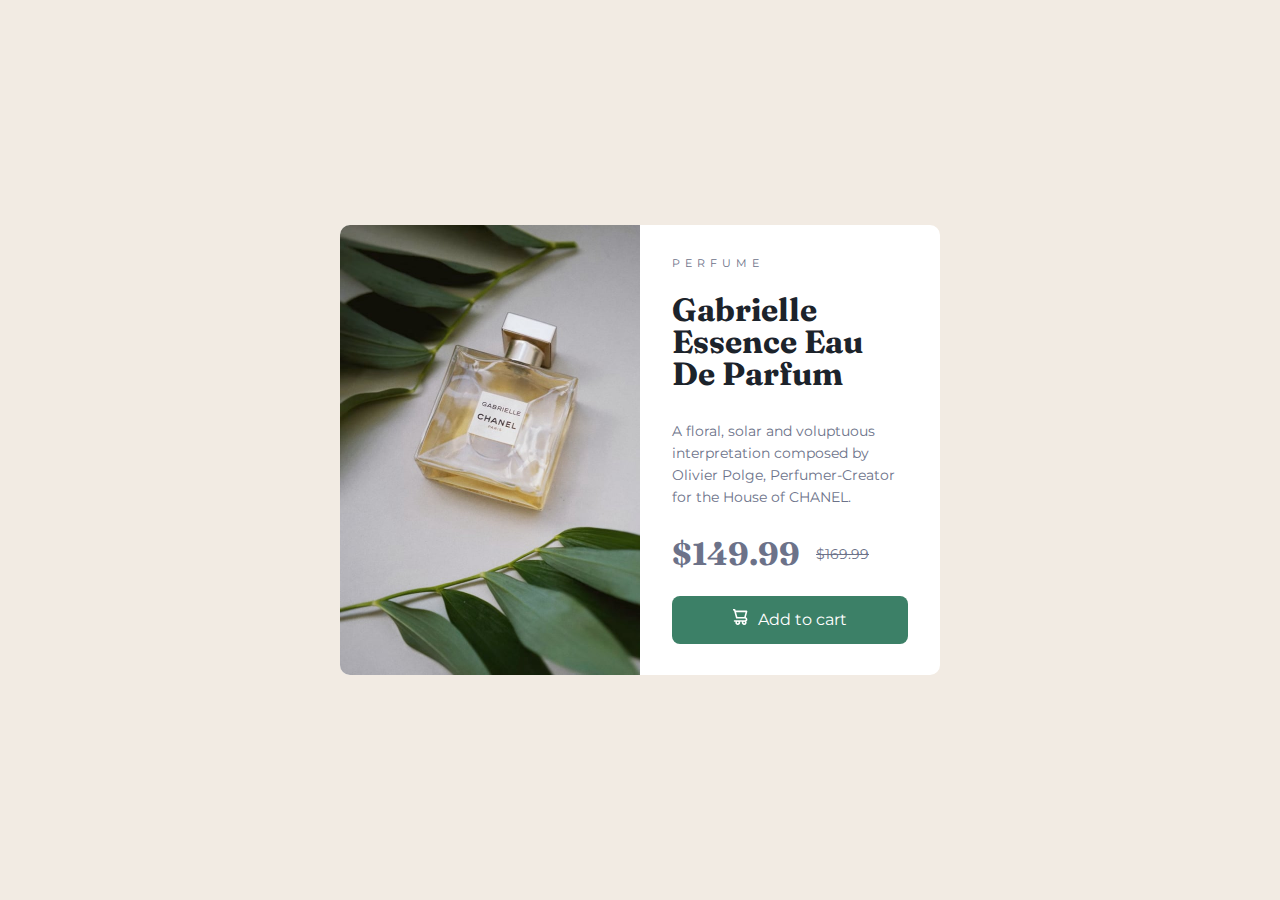
<file: product-preview-card-component-challenge/index.html>
<!DOCTYPE html>
<html lang="en">

<head>
  <meta charset="UTF-8">
  <meta name="viewport" content="width=device-width, initial-scale=1.0">
  <link rel="stylesheet" href="./style.css">

  <link rel="icon" type="image/png" sizes="32x32" href="./images/favicon-32x32.png">

  <title>Frontend Mentor | Product preview card component</title>


</head>

<body>
  <main>
    <div class="container">
      <div class="img">
        <img src="./images/image-product-desktop.jpg" alt="">
      </div>
      <div class="card">
        <div class="description">
          <h6>Perfume</h6>
          <h1 class="fraunces">Gabrielle Essence Eau De Parfum</h1>
          <p>A floral, solar and voluptuous interpretation composed by Olivier Polge,
            Perfumer-Creator for the House of CHANEL.</p>

          <h2 class="fraunces">$149.99 <span>$169.99</span></h2>
          <a href="./">
            <figure>
              <img src="./images/icon-cart.svg" alt="">
            </figure>Add to cart
          </a>

        </div>


      </div>
    </div>
  </main>
</body>

</html>
</file>
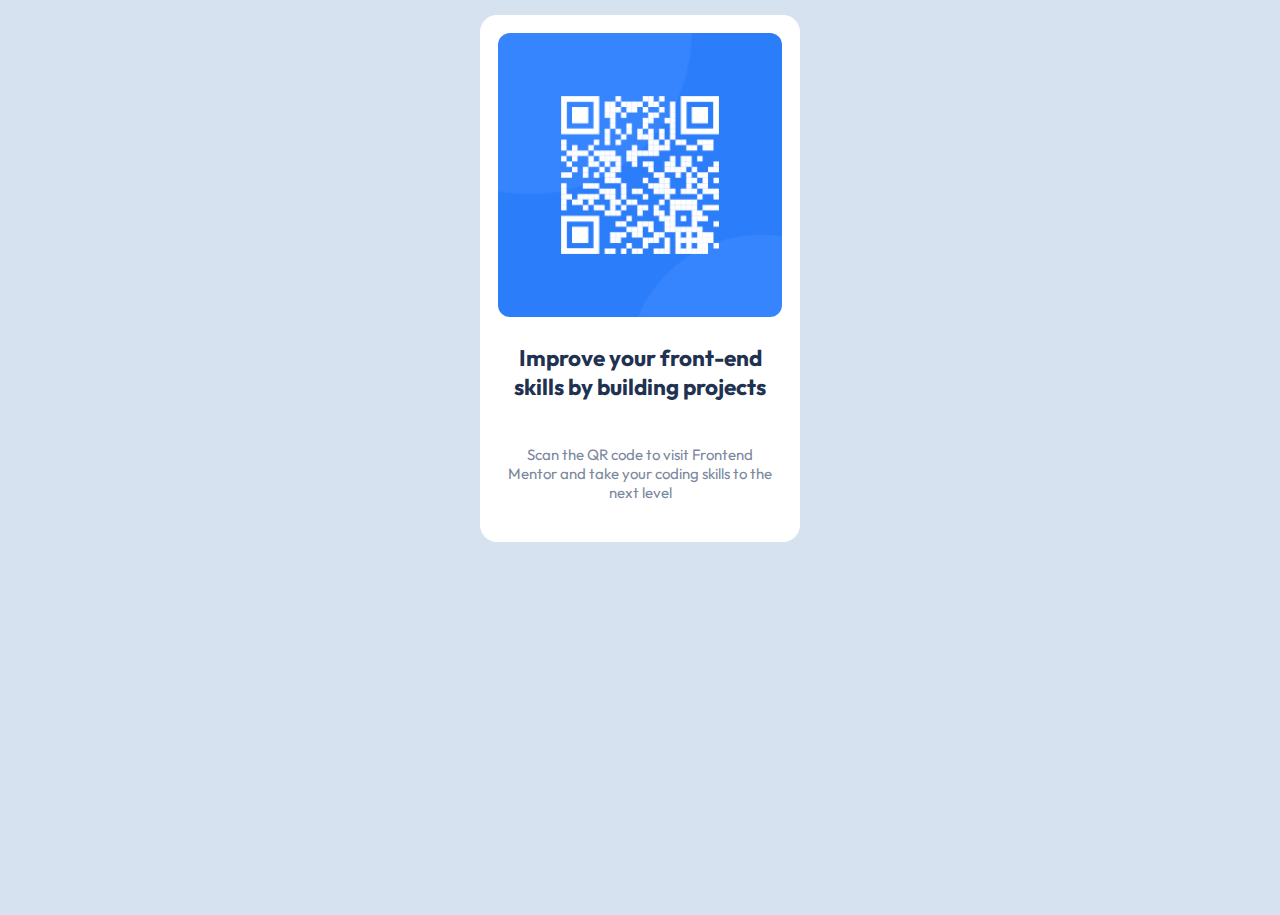
<file: qr-code-component-main/index.html>
<!DOCTYPE html>
<html lang="en">

<head>
  <meta charset="UTF-8">
  <meta name="viewport" content="width=device-width, initial-scale=1.0">
  <link rel="icon" type="image/png" sizes="32x32" href="./images/favicon-32x32.png">
  <link rel="stylesheet" href="./css/style.css">

  <title>Frontend Mentor | QR code component</title>
</head>


<body>
  <main>
    <div class="container">
      <div class="card">
        <img src="./images/image-qr-code.png" alt="QR CODE">
        <h1 class="text">Improve your front-end skills by building projects</h1>
        <p class="text">Scan the QR code to visit Frontend Mentor and take your coding skills to the next level</p>
      </div>
    </div>
  </main>
</body>

</html>
</file>
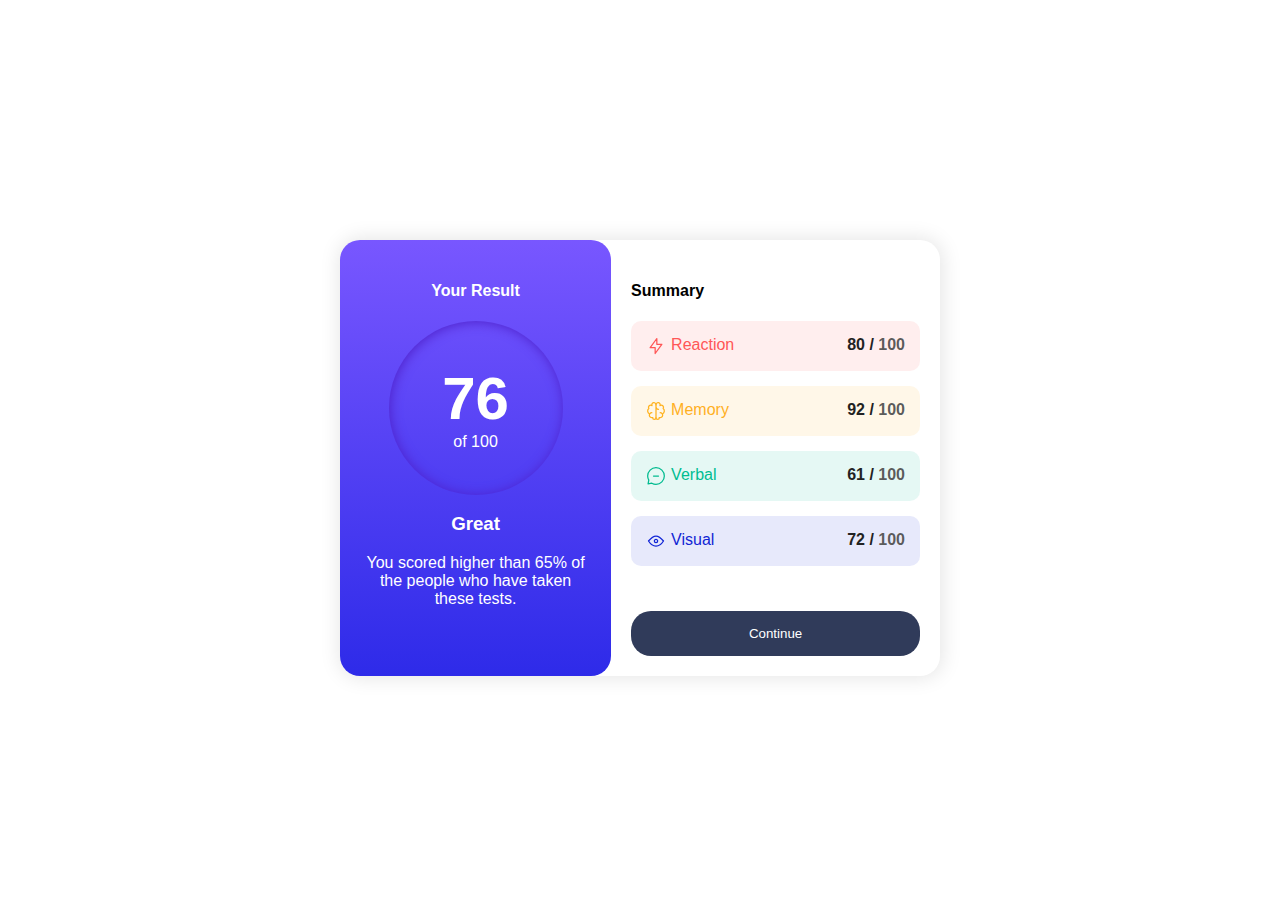
<file: results-summary-component-main/index.html>
<!DOCTYPE html>
<html lang="en">
<head>
  <meta charset="UTF-8">
  <meta name="viewport" content="width=device-width, initial-scale=1.0">
  <link rel="icon" type="image/png" sizes="32x32" href="./assets/images/favicon-32x32.png">
  <link rel="stylesheet" href="./style.css">
  
  <title>Frontend Mentor | Results summary component</title>
</head>

<body>
<main>
<div class="container">
  <div class="left">
    <h4>Your Result</h4>
    <div class="score-left">
        <span class="big-score">76</span>
        <span class="small-score">of 100</span>      
      </div>
      <div class="left-text"> 
        <h3>Great</h3>
        <p>You scored higher than 65% of the people who have taken these tests.</p>
      </div> 
</div> 
<div class="right">
    <h4>Summary</h4>
    <div class="scores">
      <div class="score-reaction score">
        <div class="score-con">
          <img src="./assets/images/icon-reaction.svg" alt="Reaction Icon">
          <span>Reaction</span>
        </div>
        <span class="black-text">80 / <span class="grey">100</span> </span>
      </div>

      <div class="score-memory score">
        <div class="score-con">
          <img src="./assets/images/icon-memory.svg" alt="Memory Icon">
          <span>Memory</span>
        </div>
        <span class="black-text">92 / <span class="grey">100</span> </span>
      </div>

      <div class="score-verbal score">
        <div class="score-con">
          <img src="./assets/images/icon-verbal.svg" alt="Verbal Icon">
          <span>Verbal</span>
        </div>
        <span class="black-text">61 / <span class="grey">100</span> </span>
      </div>

      <div class="score-visual score">
        <div class="score-con">
          <img src="./assets/images/icon-visual.svg" alt="Visual Icon">
          <span>Visual</span>
        </div>
        <span class="black-text">72 / <span class="grey">100</span> </span>
      </div>
    </div>
    <button>Continue</button>
</div>
</main>


<!-- <footer>
  <div class="attribution">
    Challenge by <a href="https://www.frontendmentor.io?ref=challenge" target="_blank">Frontend Mentor</a>. 
    Coded by <a href="https://github.com/joycervs/frontendmentor-challenges">joycervs</a>.
  </div>
</footer> -->
</body>

</html>
</file>
<file: product-preview-card-component-challenge/style.css>
@import url("https://fonts.googleapis.com/css2?family=Fraunces:opsz,wght@9..144,700&family=Montserrat:wght@500;700&display=swap");

* {
  box-sizing: border-box;
  padding: 0;
  margin: 0;
  font-family: "Montserrat", sans-serif;
  color: var(--dark-grayish-blue);
}

:root {
  --dark-cyan: #3c8067;
  --dark-cyan-deep: #1a4031;
  --cream: #f2ebe3;
  --very-dark-blue: #1c232b;
  --dark-grayish-blue: #6c7289;
  --white: #ffffff;
}

.fraunces {
  font-family: "Fraunces", serif;
}
body {
  height: 100vh;
  display: flex;
  justify-content: center;
  align-items: center;
  background-color: var(--cream);
}

.container {
  width: 600px;
  height: 450px;
  background-color: var(--white);
  display: flex;
  border-radius: 10px;
  overflow: hidden;
}

.container .img {
  width: 50%;
}

.container .img img {
  width: 100%;
  display: block;
}

.container .card {
  width: 50%;
  padding: 0 32px;
  display: flex;
  flex-direction: column;
  justify-content: center;
}

.container .card h6 {
  text-transform: uppercase;
  letter-spacing: 5px;
  font-weight: normal;
  margin-bottom: 24px;
}

.container .card h1 {
  color: var(--very-dark-blue);
  font-size: 32px;
  line-height: 32px;
  margin-bottom: 30px;
}

.container .card p {
  font-size: 14px;
  line-height: 22px;
  margin-bottom: 30px;
}

.container .card h2 {
  font-size: 32px;
  line-height: 32px;
  display: flex;
  gap: 16px;
  align-items: center;
}

.container .card h2 span {
  font-family: "Montserrat", sans-serif;
  font-size: 14px;
  font-weight: normal;
  text-decoration: line-through;
}

.container .card a {
  display: flex;
  line-height: 48px;
  justify-content: center;
  align-items: center;
  text-decoration: none;
  gap: 10px;
  color: var(--white);
  background-color: var(--dark-cyan);
  border-radius: 8px;
  margin-top: 26px;
  transition-duration: 200ms;
}

.container .card a:hover {
  background-color: var(--dark-cyan-deep);
}
</file>
<file: qr-code-component-main/css/style.css>
@import url("https://fonts.googleapis.com/css2?family=Outfit:wght@400;700&display=swap");

* {
  margin: 0;
  padding: 0;
}

body {
  font-family: "Outfit", sans-serif;
  background-color: hsl(212, 45%, 89%);
  min-height: 100vh;
  display: flex;
  flex-direction: column;
  align-items: center;
  font-size: 15px;
  margin-top: 15px;
}

h1 {
  display: block;
  font-size: 1.5em;
  font-weight: bold;
  color: hsl(218, 44%, 22%);
  padding-bottom: 15px;
}
.container {
  max-width: 350px;
  margin: 0 auto;
}

.card {
  background-color: hsl(0, 0%, 100%);
  padding: 18px;
  border-radius: 17px;
  text-align: center;
  margin: 0 1em;
}

.card img {
  width: 100%;
  border-radius: 12px;
}

.text {
  padding: 22px 10px;
}

.text h1 {
  color: hsl(218, 44%, 22%);
  padding-bottom: 15px;
}

p {
  color: hsl(220, 15%, 55%);
}
</file>
<file: results-summary-component-main/style.css>
body{
display: flex;
justify-content:  center;
align-items: center;
min-height: 100vh;
font-family: sans-serif;
}

.container{
  display: flex;
  width: 600px;
  justify-content: center;
  border-radius: 20px;
  box-shadow: 1px 0px 20px 2px rgb(0,0,0, 0.1);
}

.left{
  color: #fff;
  padding: 20px;
  width: 40%;
  text-align: center;
  border-radius: 20px;
  background: linear-gradient(hsl(252,100%,67%), hsl(241,81%,54%));
}

.left h4{
  text-align: center;
}


.score-left{
  padding: 50px;
  width: 74px;
  height: 74px;
  border-radius: 100%;
  box-shadow: inset 1px 1px 12px 0px hsla(256, 72%, 46%, 1);
  display: flex;
  align-items: center;
  flex-direction: column;
  justify-content: center;
  margin: 0 auto;
}

.big-score{
  color: #fff;
  font-weight: bold;
  font-size: 60px;
}

.right{
  width: 50%;
  padding: 20px; 
}

.score-con{
  display: flex;
}

.score{
  display: flex;
  justify-content: space-between;
  margin-bottom: 15px;
  padding: 15px;
  border-radius: 10px;
}

.grey{
  color: rgba(87,87,87,0.992);
}

.score-con img{
  margin-right: 5px;
}

.black-text{
  color: #222;
  font-weight: bold;
}

.score-reaction{
  background-color: hsla(0, 100%, 67%,0.1);
  color: hsl(0,100%,67%);
}

.score-memory{
  background-color: hsla(39,100%,56%,0.1);
  color: hsl(39,100%,56%);
}

.score-verbal{
  background-color: hsla(166,100%,37%,0.1);
  color: hsl(166,100%,37%);
}

.score-visual{
  background-color: hsla(234,85%,45%,0.1);
  color: hsl(234,85%,45%);
}

button{
  margin-top: 30px;
  padding: 15px 30px;
  border: none;
  color: #fff;
  outline: none;
  background-color: hsla(224,30%,27%);
  border-radius: 20px;
  width: 100%;
}

@media(max-width:760px) {
  .left{
    width: 100%;
    padding: 0px;
    border-radius: 0px 0px 20px 20px;
  }

  .right{
    padding: 0;
    width: 80%;
    margin: 0 auto;
  }
.left-text{
  padding: 20px;
  text-align: center;
}

  .container{
    width: 100%;
    flex-direction: column;
    border-radius: 0px;
    overflow: hidden;
    padding: 0;

  }
}
</file>
